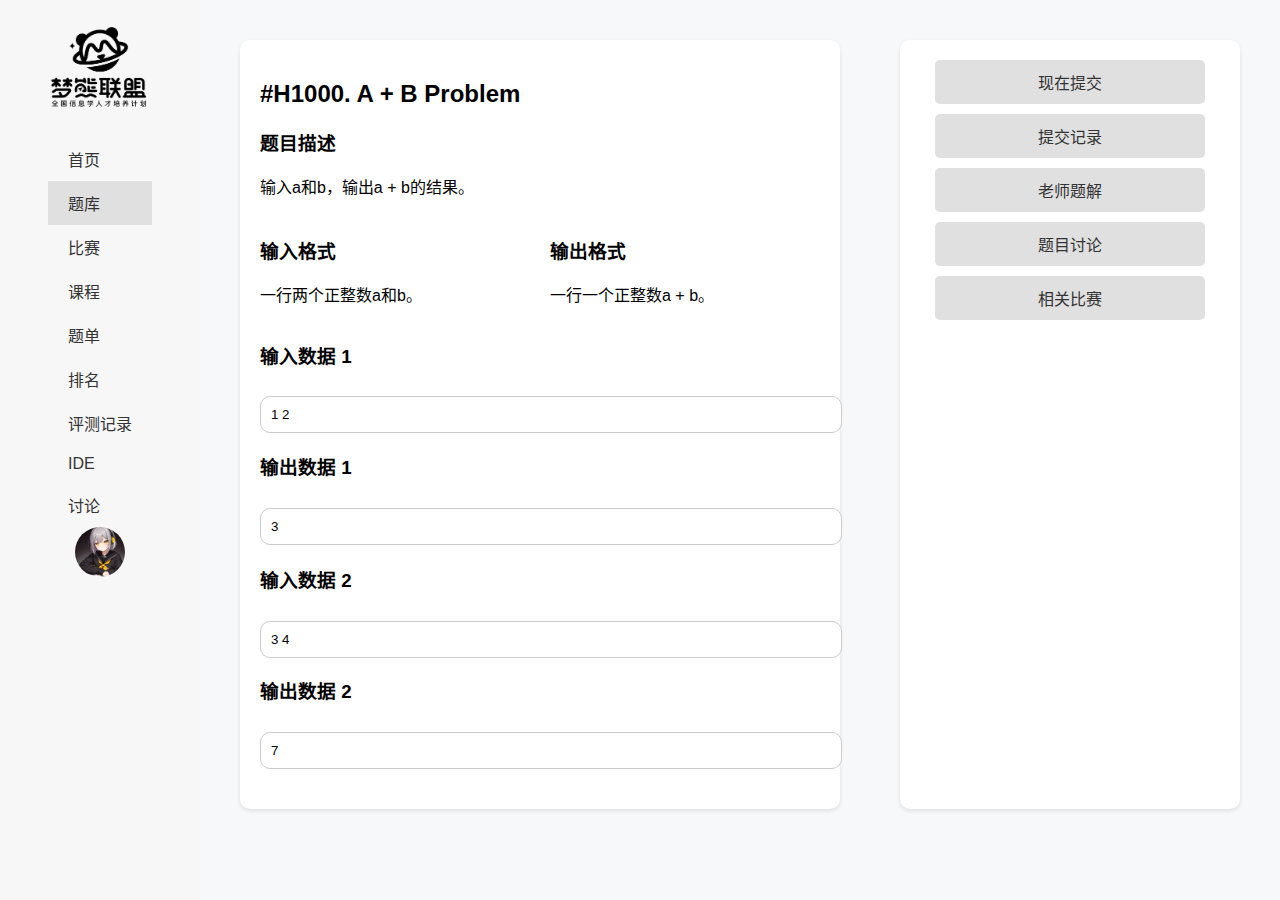
<file: src/problem.html>
<!DOCTYPE html>
<html lang="zh-CN">
<head>
  <meta charset="UTF-8">
  <meta name="viewport" content="width=device-width, initial-scale=1.0">
  <title>Problem</title>
  <style>
    body {
      font-family: Arial, sans-serif;
      margin: 0;
      padding: 0;
      background-color: #f7f8fa;
      display: flex;
    }
    .sidebar {
      width: 200px;
      background-color: #f7f7f7;
      position: fixed;
      top: 0;
      bottom: 0;
      left: 0;
      display: flex;
      flex-direction: column;
      align-items: center;
      padding: 20px 0;
    }

    .sidebar .logo img {
      width: 100px;
      margin-bottom: 20px;
    }

    .sidebar nav ul {
      list-style: none;
      padding: 0;
      margin: 0;
      width: 100%;
    }

    .sidebar nav ul li {
      width: 100%;
    }

    .sidebar nav ul li a {
      display: block;
      padding: 10px 20px;
      text-decoration: none;
      color: #333;
    }

    .sidebar nav ul li a.active {
      background-color: #e0e0e0;
    }

    .sidebar .user img {
      width: 50px;
      border-radius: 50%;
      margin-top: auto;
    }
    .main-content {
      flex: 3;
      background-color: #fff;
      padding: 20px;
      margin: 20px;
      border-radius: 10px;
      box-shadow: 0 2px 4px rgba(0,0,0,0.1);
    }
    .problem-description {
      margin-bottom: 20px;
    }
    .input-output {
      display: flex;
      gap: 20px;
    }
    .input-output .input, .input-output .output {
      flex: 1;
    }
    .input-output textarea {
      width: 100%;
      height: 100px;
      margin-top: 10px;
      border-radius: 10px;
    }
    .data-section {
      margin-bottom: 20px;
    }
    .data-section input {
      width: 100%;
      padding: 10px;
      margin-top: 10px;
      border-radius: 10px;
      border: 1px solid #ccc;
    }
    .right-sidebar {
      width: 300px; /* 扩大右侧栏的宽度 */
      background-color: #fff;
      display: flex;
      flex-direction: column;
      align-items: center;
      padding: 20px;
      border-radius: 10px;
      box-shadow: 0 2px 4px rgba(0,0,0,0.1);
      margin: 20px;
    }

    .right-sidebar nav a {
      display: block;
      padding: 10px;
      text-decoration: none;
      color: #333;
      margin-bottom: 10px;
      border-radius: 5px;
      background-color: #e0e0e0;
      text-align: center;
      width: 250px;
    }

    .right-sidebar-content {
      margin-top: 20px;
      width: 100%;
    }

    .content-item {
      display: none;
    }
  </style>
</head>
<body>
<div class="sidebar">
  <div class="logo">
    <img src="logo.webp" alt="Logo">
  </div>
  <nav>
    <ul>
      <li><a href="#">首页</a></li>
      <li><a href="#" class="active">题库</a></li>
      <li><a href="#">比赛</a></li>
      <li><a href="#">课程</a></li>
      <li><a href="#">题单</a></li>
      <li><a href="#">排名</a></li>
      <li><a href="#">评测记录</a></li>
      <li><a href="#">IDE</a></li>
      <li><a href="#">讨论</a></li>
    </ul>
  </nav>
  <div class="user">
    <img src="user.png" alt="User">
  </div>
</div>
<div class="content" style="display: flex; flex: 1; padding: 20px; gap: 20px; margin-left: 200px;">
  <main class="main-content">
    <h2>#H1000. A + B Problem</h2>
    <div class="problem-description">
      <h3>题目描述</h3>
      <p>输入a和b，输出a + b的结果。</p>
    </div>
    <div class="input-output">
      <div class="input">
        <h3>输入格式</h3>
        <p>一行两个正整数a和b。</p>
      </div>
      <div class="output">
        <h3>输出格式</h3>
        <p>一行一个正整数a + b。</p>
      </div>
    </div>
    <div class="data-section">
      <h3>输入数据 1</h3>
      <input type="text" value="1 2" readonly>
      <h3>输出数据 1</h3>
      <input type="text" value="3" readonly>
    </div>
    <div class="data-section">
      <h3>输入数据 2</h3>
      <input type="text" value="3 4" readonly>
      <h3>输出数据 2</h3>
      <input type="text" value="7" readonly>
    </div>
  </main>
  <div class="right-sidebar">
    <nav>
      <a href="#" class="button" data-content="content1">现在提交</a>
      <a href="#" class="button" data-content="content2">提交记录</a>
      <a href="#" class="button" data-content="content3">老师题解</a>
      <a href="#" class="button" data-content="content4">题目讨论</a>
      <a href="#" class="button" data-content="content5">相关比赛</a>
    </nav>
    <div class="right-sidebar-content">
      <div id="content1" class="content-item">这是现在提交的内容。</div>
      <div id="content2" class="content-item" style="display:none;">这是提交记录的内容。</div>
      <div id="content3" class="content-item" style="display:none;">这是老师题解的内容。</div>
      <div id="content4" class="content-item" style="display:none;">这是题目讨论的内容。</div>
      <div id="content5" class="content-item" style="display:none;">这是相关比赛的内容。</div>
    </div>
  </div>
</div>
<script>
  document.querySelectorAll('.right-sidebar .button').forEach(button => {
    button.addEventListener('click', function(event) {
      event.preventDefault();
      // 隐藏所有内容项
      document.querySelectorAll('.content-item').forEach(content => {
        content.style.display = 'none';
      });
      // 显示对应的内容项
      const contentId = this.getAttribute('data-content');
      document.getElementById(contentId).style.display = 'block';
    });
  });
</script>
</body>
</html>
</file>
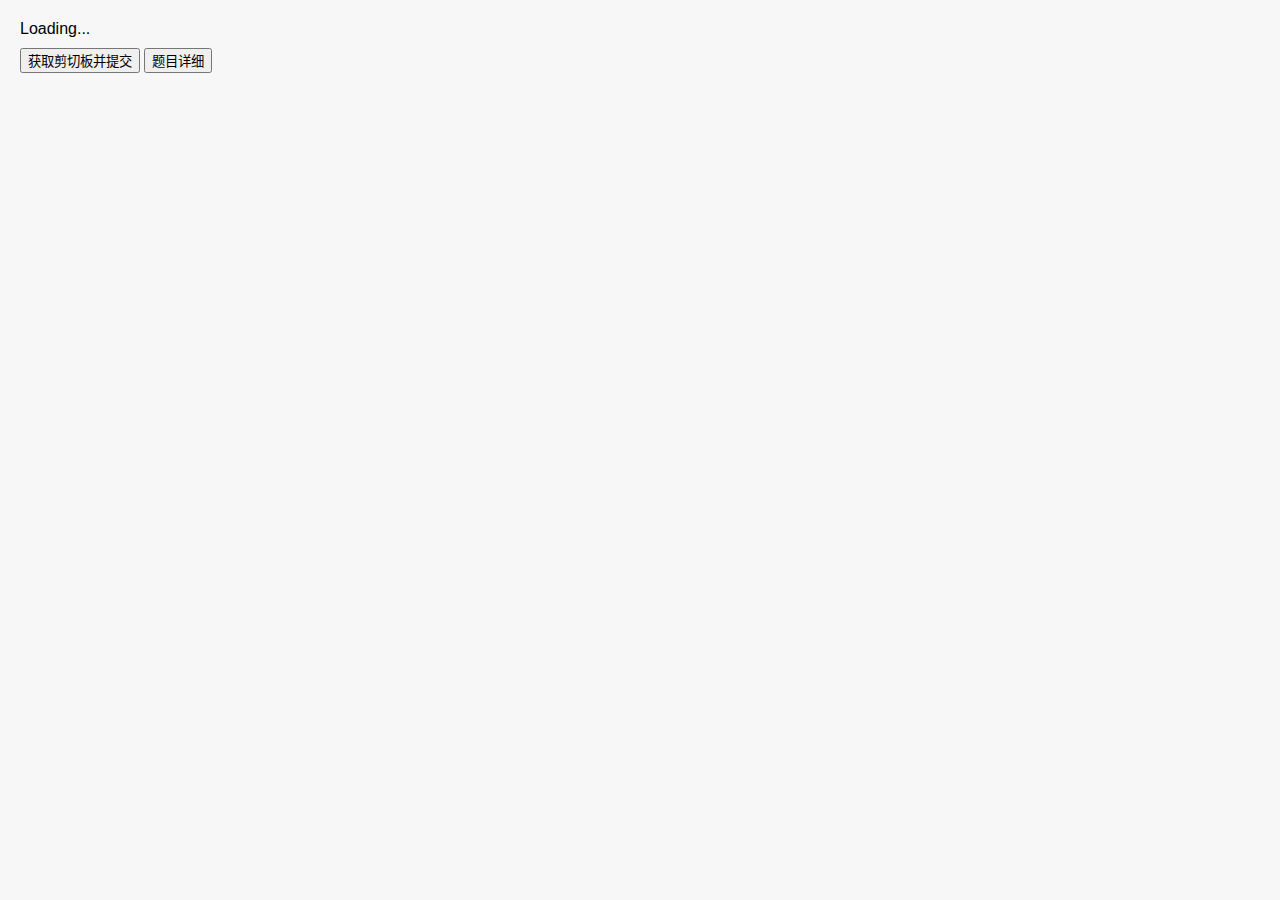
<file: src/problem_viewer.html>
<!DOCTYPE html>
<html lang="zh-CN">
<head>
    <meta charset="UTF-8">
    <title>Problem Viewer</title>
    <script src="scripts.js"></script>
    <script src="marked.min.js"></script>
    <style>
        body
        {
            font-family: Arial, sans-serif;
            padding: 20px;
            margin: 0;
            overflow-y: auto;
            background: #f7f7f7;
        }
        .copy-btn
        {
            margin-left: 5px;
            cursor: pointer;
        }
        button
        {
            margin-top: 10px;
        }
    </style>
</head>
<body>
<div id="markdown-content">Loading...</div>
<button onclick="copyToClipboard()">获取剪切板并提交</button>
<button onclick="openDetailPage()">题目详细</button>
</body>
</html>
</file>
